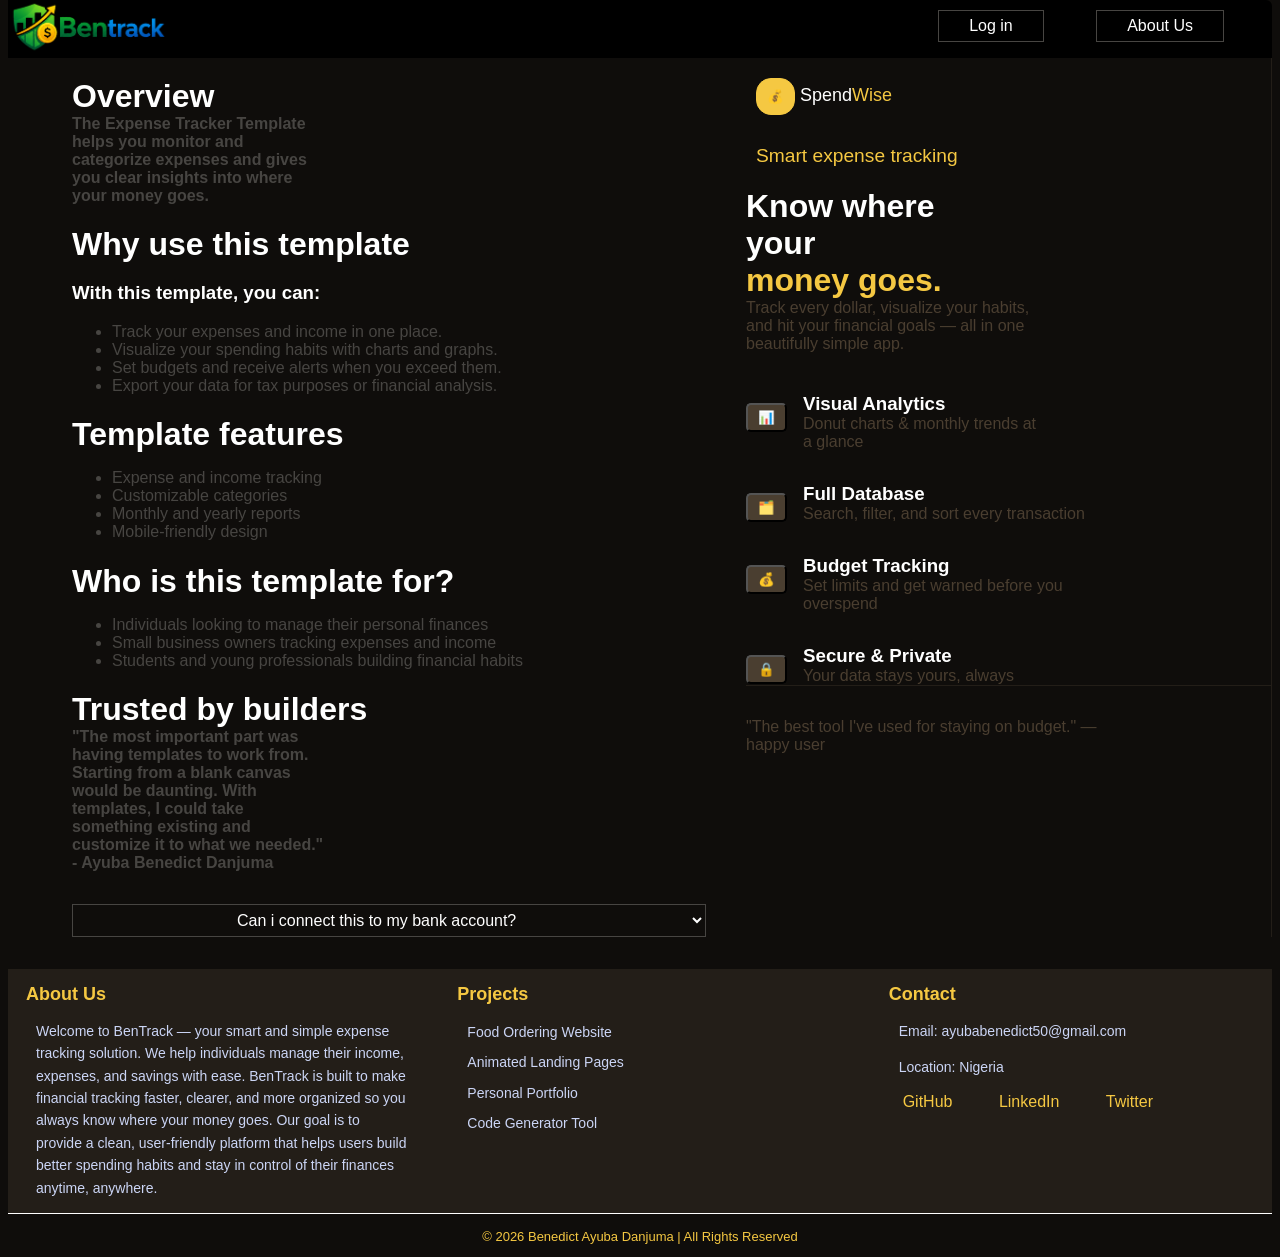
<file: index.html>
<!DOCTYPE html>
<html lang="en">
<head>
    <meta charset="UTF-8">
    <meta name="viewport" content="width=device-width, initial-scale=1.0">
    <title> Bentrack</title>
     <link class="ben1" rel="icon" type="image/png" sizes="256x256" href="ben1.png">
    <link class="ben1" style="width: 100em;" rel="stylesheet" href="index.css">
    <link rel="stylesheet" href="responsive.css">
</head>
<body>
       <div id="container">
        <div><img class="ben" src="cap2.PNG" alt="l]"></div>
        <div><nav id="nav">
            <a class="log-btn" href="sign.html"><button class="nav-btn">Log in</button></a>
            <a class="log-btn"  href="#"><button class="nav-btn1">About Us</button></a>
            
        </nav></div>
    </div>
      <div class="landing">
        <!-- ====one=== -->
   <div class="container">

     <h1 class="one">Overview</h1>
     <p class="onep"><b>The Expense Tracker Template helps you monitor and categorize expenses and gives you clear insights into where your money goes.</b></p>
     <h1>Why use this template</h1>
     <h3>With this template, you can:</h3>
        <ul class="two">
            <li>Track your expenses and income in one place.</li>
            <li>Visualize your spending habits with charts and graphs.</li>
            <li>Set budgets and receive alerts when you exceed them.</li>
            <li>Export your data for tax purposes or financial analysis.</li>
        </ul>
        <h1>Template features</h1>
        <ul class="two">
            <li>Expense and income tracking</li>
            <li>Customizable categories</li>
            <li>Monthly and yearly reports</li>
            <li>Mobile-friendly design</li>
        </ul>

        <h1>Who is this template for?</h1>
        <ul class="two">
            <li>Individuals looking to manage their personal finances</li>
            <li>Small business owners tracking expenses and income</li>
            <li>Students and young professionals building financial habits</li>
        </ul>
        <h1>Trusted by builders</h1>
        <p class="onep"><b>"The most important part was having templates to work from. Starting from a blank canvas would be daunting. With templates, I could take something existing and customize it to what we needed." - Ayuba Benedict Danjuma</b></p>
         
         <select name="" id="ben">
            <option id="two1" value="">Can i connect this to my bank account?</option>
         <option class="two1" value="">Yes! You can connect using BENTRACK.</option>

         </select>

   </div>
   <!-- ====end one -->
    <!-- start one -->
   <div class="left-sidebar">
    <p class="intro"><button class="intro-btn">💰</button>Spend<span class="intro-spn">Wise</span></p>
  <p class="intro-to"> Smart expense tracking </p>
  <h1 class="where">Know where <br> your <br> <span class="where-span">money goes.</span></h1>
  <p class="tracker">Track every dollar, visualize your habits,<br> and hit your financial goals — all in one <br> beautifully simple app.</p>
<div class="first">
  <div class="one"><button class="one1">📊</button></div>
  <div class="descrip"><h3 class="descrip1">  Visual Analytics</h3>
    <p class="descrip-p">Donut charts & monthly trends at <br> a glance</p>
  </div>
</div>

<div class="first">
  <div class="one"><button class="one1">🗂️</button></div>
  <div class="descrip"><h3 class="descrip1">Full Database</h3>
    <p class="descrip-p">Search, filter, and sort every transaction</p>
  </div>
</div>

<div class="first">
  <div class="one"><button class="one1">💰</button></div>
  <div class="descrip"><h3 class="descrip1">Budget Tracking</h3>
    <p class="descrip-p">Set limits and get warned before you <br> overspend</p>
  </div> 
</div>
  
  <div class="first1">
    <div class="one"><button class="one1">🔒</button></div>
    <div class="descrip">
      <h3 class="descrip1">Secure & Private</h3>
      <p class="descrip-p">Your data stays yours, always</p>
    </div>
  </div>
  <p class="last">"The best tool I've used for staying on budget." — <br> happy user</p>

   </div>
   <!-- end of two -->
      </div>

   <!-- footer -->
              <footer class="footer">
  <div class="footer-container">

    <!-- About -->
    <div class="footer-section">
      <h2>About Us</h2>
      <p>
       Welcome to BenTrack — your smart and simple expense tracking solution.
        We help individuals manage their income, expenses, and savings with ease. BenTrack is built to make financial tracking faster, 
      clearer, and more organized so you always know where your money goes.
      Our goal is to provide a clean, user-friendly platform that helps users build better spending habits and stay in control of their finances anytime, anywhere.
      </p>
    </div>

    <!-- Projects -->
    <div class="footer-section">
      <h2>Projects</h2>
      <ul>
        <li>Food Ordering Website</li>
        <li>Animated Landing Pages</li>
        <li>Personal Portfolio</li>
        <li>Code Generator Tool</li>
      </ul>
    </div>

    <!-- Contact -->
    <div class="footer-section">
      <h2>Contact</h2>
      <p>Email: ayubabenedict50@gmail.com</p>
      <p>Location: Nigeria</p>
      <div class="socials">
        <a href="https://github.com/benedict-cmd">GitHub</a>
        <a href="https://www.linkedin.com/in/benedict-ayuba-danjuma-a164b1330/">LinkedIn</a>
        <a href="https://x.com/AyubaBenedict">Twitter</a>
      </div>
    </div>

  </div>

  <div class="footer-bottom">
    <p class="p">© 2026 Benedict Ayuba Danjuma | All Rights Reserved</p>
  </div>
</footer>
        </footer>
  </footer>
</body>
</html>
</file>
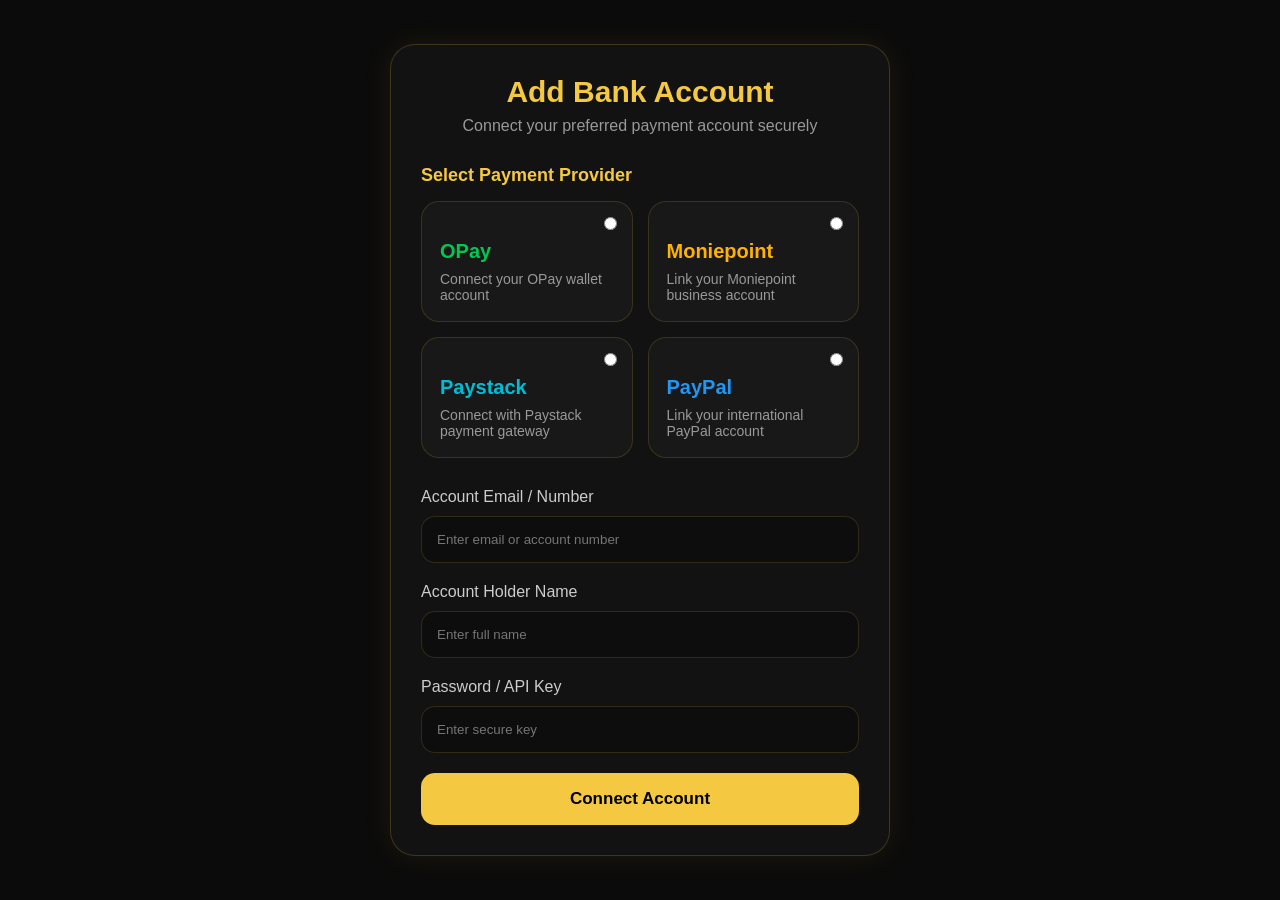
<file: add.html>
<!DOCTYPE html>
<html lang="en">
<head>
<meta charset="UTF-8">
<meta name="viewport" content="width=device-width, initial-scale=1.0">
<title>Add Bank Account</title>
 <link class="ben1" rel="icon" type="image/png" sizes="256x256" href="ben1.png">
    <link rel="stylesheet" href="add.css">
    <link rel="stylesheet" href="responsive.css">
</head>
<body>

<div class="container">

    <h1 class="title">Add Bank Account</h1>

    <p class="sub-title">
        Connect your preferred payment account securely
    </p>

    <!-- OPTIONS -->

    <h2 class="option-title">Select Payment Provider</h2>

    <div class="payment-options">

        <!-- OPAY -->

        <label class="option-card">

            <input type="radio" name="bank">

            <h3 class="opay">OPay</h3>

            <p>
                Connect your OPay wallet account
            </p>

        </label>

        <!-- MONIEPOINT -->

        <label class="option-card">

            <input type="radio" name="bank">

            <h3 class="moniepoint">Moniepoint</h3>

            <p>
                Link your Moniepoint business account
            </p>

        </label>

        <!-- PAYSTACK -->

        <label class="option-card">

            <input type="radio" name="bank">

            <h3 class="paystack">Paystack</h3>

            <p>
                Connect with Paystack payment gateway
            </p>

        </label>

        <!-- PAYPAL -->

        <label class="option-card">

            <input type="radio" name="bank">

            <h3 class="paypal">PayPal</h3>

            <p>
                Link your international PayPal account
            </p>

        </label>

    </div>

    <!-- FORM -->

    <div class="input-box">
        <label>Account Email / Number</label>

        <input 
        type="text" 
        placeholder="Enter email or account number">
    </div>

    <div class="input-box">
        <label>Account Holder Name</label>

        <input 
        type="text" 
        placeholder="Enter full name">
    </div>

    <div class="input-box">
        <label>Password / API Key</label>

        <input 
        type="password" 
        placeholder="Enter secure key">
    </div>

    <!-- BUTTON -->

    <button class="connect-btn">
        Connect Account
    </button>

</div>

</body>
</html>














    <script src="add.js"></script>
</body>
</html>
</file>
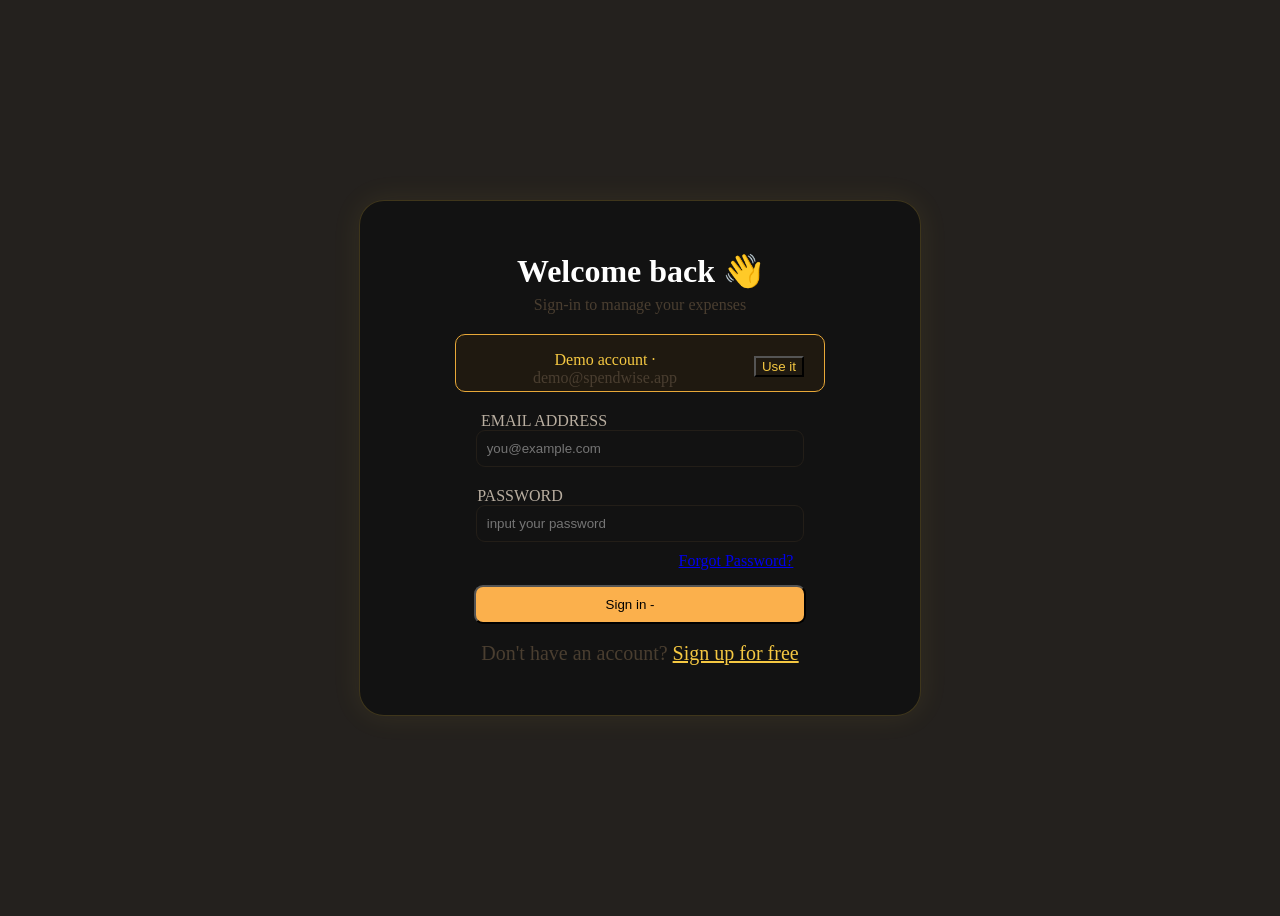
<file: database.html>
<!DOCTYPE html>
<html lang="en">
<head>
    <meta charset="UTF-8">
    <meta name="viewport" content="width=device-width, initial-scale=1.0">
    <title>Database</title>
      <link class="ben1" rel="icon" type="image/png" sizes="256x256" href="ben1.png">
     <link rel="stylesheet" href="Databases.css">
     <link rel="stylesheet" href="responsive.css">
</head>
<body>
    <div class="header-wrapper">
        <div class="notification-bar">
            <div class="notification-content">
                <span class="notification-icon">🔔</span>
                <p class="notification-text">Welcome back! Track your expenses and stay on budget.</p>
            </div>
        </div>
        <div class="container"> 
            <div class="header-left">
                <p class="intro"><b class="intro-btn">💰</b>Spend<span class="intro-spn">Wise</span></p>
            </div>
            <nav class="nav-bar">
                <a href="database.html"><button class="btn2"><span class="icon">📊</span> Database</button></a>
                <a href="add.html"><button class="btn3"><span class="icon">➕</span> Add Cart</button></a>
                <a href=""><button class="btn4"><span class="icon">👤</span> Profile</button></a>
                <button class="btn4" id="logout-btn" type="button" onclick="logoutUser()"><span class="icon">🚪</span> Log out</button>
            </nav>
            <div class="header-right">
                <button class="notification-btn" id="notif-btn">🔔 <span class="notif-badge" id="notif-count">0</span></button>
                <a href="setting.html"><button class="setting" title="setting">Setting</button></a>
            </div>
         </div>
    </div>
     <div class="whole">
     
     <div class="exp">
        <h3 class="intro-expense">Expense tracker <br><span>got your covered</span></h3>
        <div>
            <div id="day">
               <h1 class="first-date" id="date">day</h1>
            </div>
        </div>
     </div>
     <div id="container">
        <!-- first -->
          <div class="total">
            <h3 class="tit1">TOTAL SPENT</h3>
            <div id="inp-money"></div>
            <div id="records"></div>
     </div>
     <!-- second -->
          <div class="avg">
            <h3 class="tit2">AVG PER EXPENSE</h3>
            <div id="avg-records"></div>
     </div>
     <!-- third -->
          <div class="top">
            <h3 class="tit3">TOP CATEGORY</h3>
            <div id="cat-reason"></div>
            <div id="cat-total"></div>
     </div>
     <!-- fourth -->
          <div class="month">
            <h3 class="tit4">THIS MONTH</h3>
            <div id="total-monthly"></div>
     </div>
        <!-- end -->
     </div>

     <div id="reason">
        <button id="opt-all">All</button>
        <button id="opt-food" >Food</button>
        <button id="opt-trnsport">Transport</button>
        <button id="opt-housing">Housing</button>
        <button id="opt-health">Health</button>
        <button id="opt-entertainment">Entertainment</button>
        <button id="opt-utility">Utilities</button>
        <button id="opt-education">Education</button>
        <button id="opt-other">Other</button>
     </div>

     <div class="src">
      <input class="searched" type="search" name="" id="search" placeholder="Search description or reason"><br>
      <select name="" id="opt" class="selected">
        <option value="">Newest first</option>
        <option value="">Oldest first</option>
        <option value="">Highest amount</option>
        <option value="">Lowest amount</option>
      </select>
     </div>
     <!-- =====inputs=========== -->
      
    <div class="inputs">
   <div class="inputs">
      
<input class="search" type="date" id="input-date"><br>

<input class="searched1" type="text" id="input-description" placeholder="Enter description"> <br>

<select id="input-category"> 
    <option value="">Select category</option>
    <option value="Food">Food</option>
    <option value="Transport">Transport</option>
    <option value="Housing">Housing</option>
    <option value="Health">Health</option>
    <option value="Entertainment">Entertainment</option>
    <option value="Utilities">Utilities</option>
    <option value="Education">Education</option>
    <option value="Other">Other</option>
</select> <br>

<input class="searched2" type="text" id="input-reason" placeholder="Enter reason"> <br>
   </div>
</div>
 <div class="last">
<input class="searched3" type="number" id="input-amount" placeholder="&#8358; Enter amount"><br>
 <button class="searched-add" id="add-to">Add to expense</button> <br>
   </div>


    <div id="dash">
       <div class="dash">
         <div class="date"><h2>Date</h2></div>
         <div><h2>Description</h2></div>
         <div><h2>Category</h2></div>
         <div><h2>Reason</h2></div>
         <div><h2>Amount</h2></div>
         </div>
         <div class="dash2">
            <!-- dare -->
             <div id="record-date">
         <h2 id="dates"></h2>
       </div>
         
       <!-- Description -->
        <div id="description">
            <div id="add-description"></div>
        </div>

         <!-- category -->
         <div id="category">
            <div id="add-category"></div>
         </div>

          <!-- reason -->
         <div id="reason-record">
            <div id="add-reason"></div>
         </div>

           <!-- amount -->
            <div id="amount">
           <div class="amount">
             <div id="total-amount"></div>
             <!-- <button class="del"><img class="img" src="delete.png" alt=""></button> -->
           </div>
            <!-- end -->
         </div>
      </div>
     </div>

     </div>

     <script src="database.js"></script>
</body>
</html>
</file>
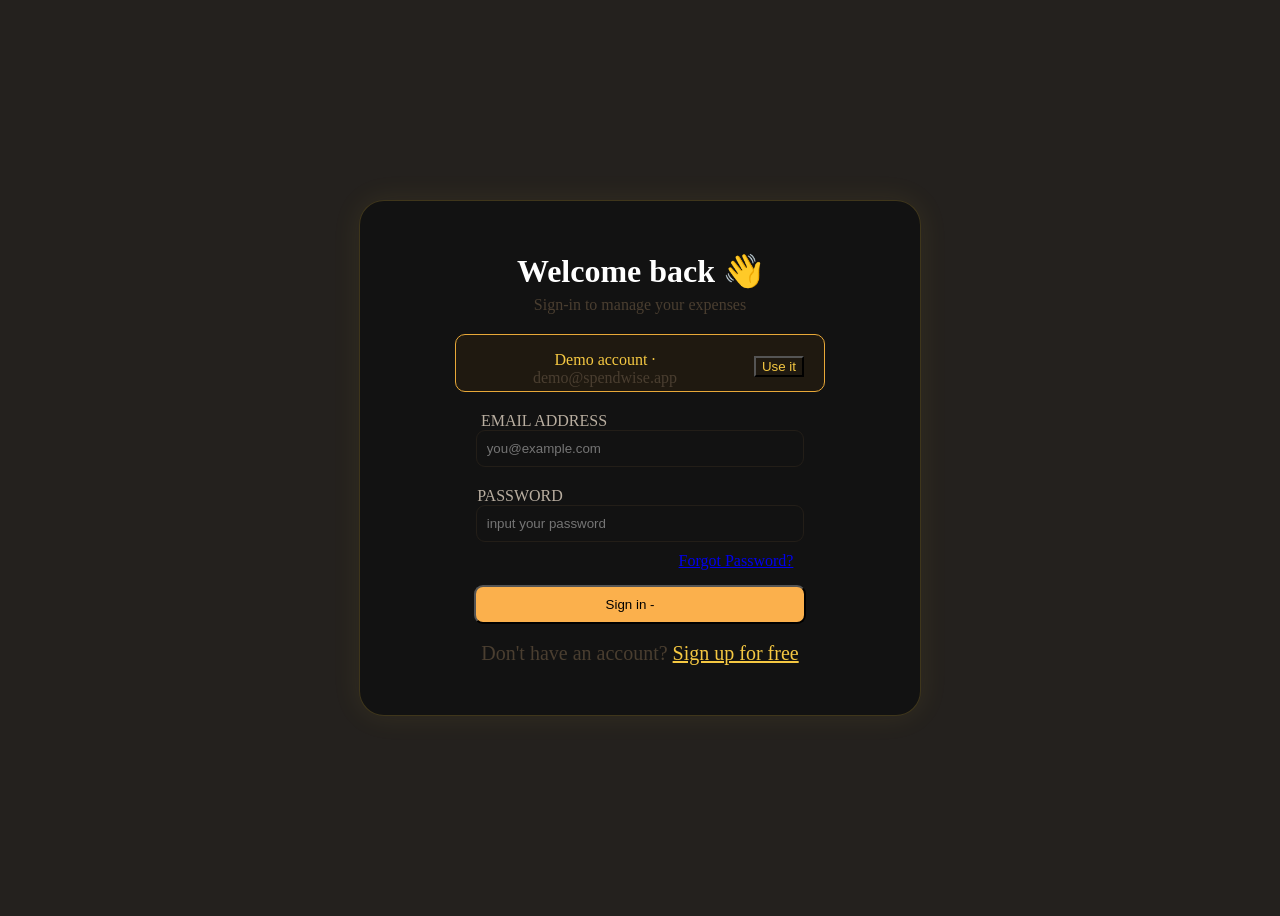
<file: sign.html>
<!DOCTYPE html>
<html lang="en">
<head>
    <meta charset="UTF-8">
    <meta name="viewport" content="width=device-width, initial-scale=1.0">
    <title>Spend Wise</title>
     <link class="ben1" rel="icon" type="image/png" sizes="256x256" href="ben1.png">
    <link rel="stylesheet" href="signin.css">
    <link rel="stylesheet" href="responsive.css">
</head>
<body>
 <div class="parent">
  <div class="right-side">

     <!-- <div class="nav-bars">
       <a href="sign.html" class="nv1" id="nv1" >Sign in</a>
       <a href="signup.html" class="nv1" id="nv2">Sign up</a>
   </div>
     -->
     <h1 class="wlc-not">Welcome back 👋</h1>
     <p class="first-prg">Sign-in to manage your expenses</p> 
     <div class="personal-info" id="personal-info"> <p class="p-in-p"><span class="p-in-spn">Demo account ·</span> <br> demo@spendwise.app</p> <button class="per-info-btn">Use it</button></div>
     <label class="lab1" for="Email">EMAIL ADDRESS</label><br>
     <input class="log-inp2" type="email" name="" id="email" placeholder="you@example.com"><br>
     <label class="lab2"  for="Password">PASSWORD</label><br>
     <input class="log-inp"  type="password" name="" id="password" placeholder="input your password"><br>
     <a class="frg-psw" href="Forgot Password">Forgot Password?</a><br>
     <button class="sign-in">Sign in - </button>
     <p class="no-account">Don't have an account? <a class="no-accn" href="signup.html"><span>Sign up for free</span></a></p>
     <!-- end of right side bar -->
  </div>


 </div>


 <script src="signin.js"></script>
</body>
</html>
</file>
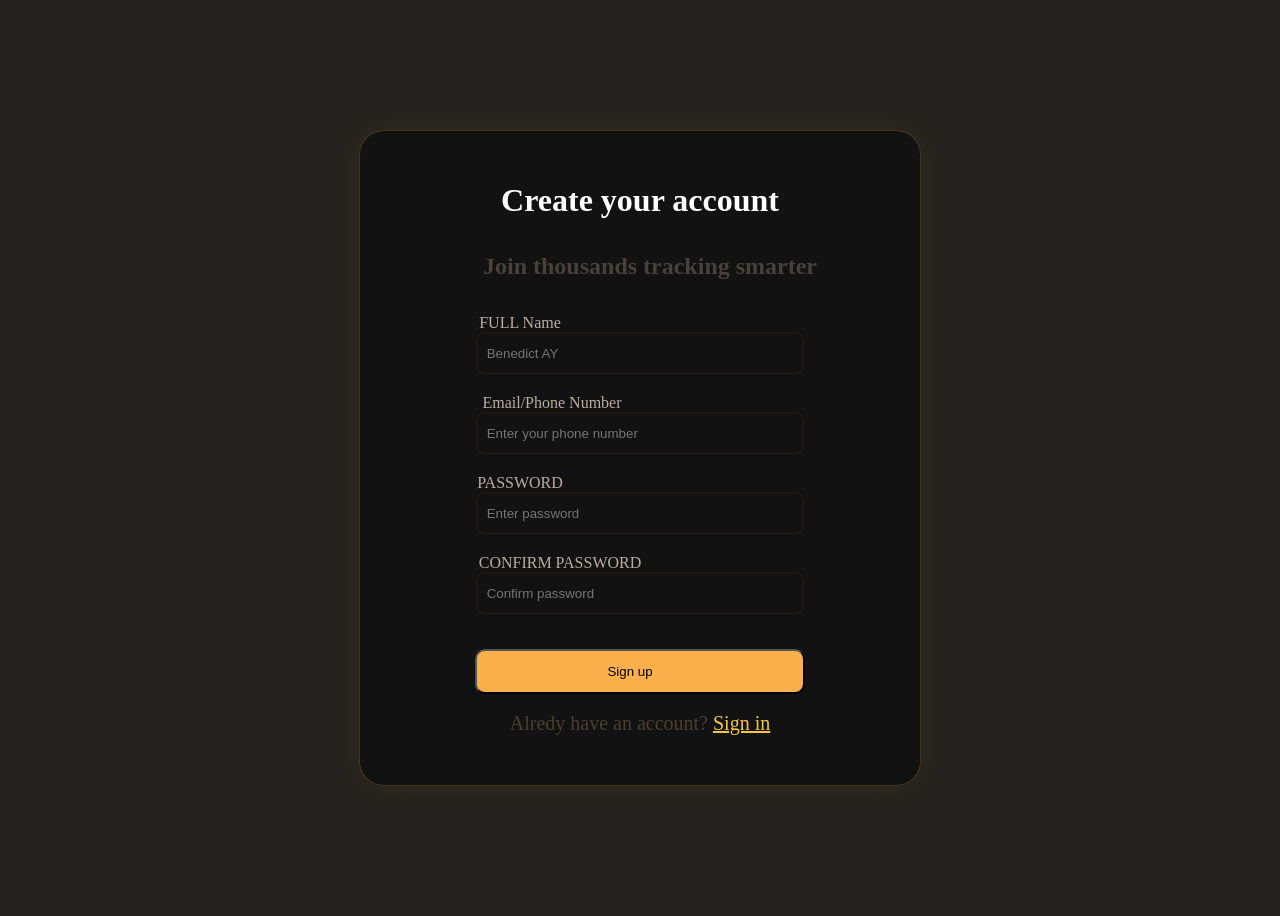
<file: signup.html>
<!DOCTYPE html>
<html lang="en">
<head>
    <meta charset="UTF-8">
    <meta name="viewport" content="width=device-width, initial-scale=1.0">
    <title>Sign up for expense tracking</title>
     <link class="ben1" rel="icon" type="image/png" sizes="256x256" href="ben1.png">
    <link rel="stylesheet" href="signup.css">
    <link rel="stylesheet" href="responsive.css">
</head>
<body>
   <div class="parent">
      <d class="right-side">

     <!-- <div class="nav-bars">
       <a href="sign.html" class="nv1" id="nv1" >Sign in</a>
       <a href="signup.html" class="nv1" id="nv2">Sign up</a>
   </div> -->
              <h1 class="welcome-note">Create your account</h1>
    <h3 class="join">Join thousands tracking smarter</h3>
    <label for="fullName" class="lab1">FULL Name</label><br>
    <input class="log-inp" type="text" name="" id="fullName" placeholder="Benedict AY"><br>
    <label for="email" class="lab2">Email/Phone Number</label><br>
    <input class="log-inp" type="email" type="tel" name="" id="email" placeholder="Enter your phone number"><br>
    <label for="password" class="lab3">PASSWORD</label><br>
    <input class="log-inp" type="password" name="" id="psw" placeholder="Enter password"><br>
    <label for="confirmPassword" class="lab4">CONFIRM PASSWORD</label><br>
    <input class="log-inp" type="password" name="" id="confirmPsw" placeholder="Confirm password"><br>
    <button class="sign-in">Sign up</button>
     <p class="no-account">Alredy have an account? <a href="sign.html" class="no-accn"><span>Sign in</span></a></p>
    
   </div>
<script src="signup.js"></script>
 </div>
</body>
</html>
</file>
<file: index.css>
body{
    background-color:#0F0D0B;
    color: white;
    font-family: arial;
    margin-top: 0;
}

.container{
    margin-left: 4em;
    margin-top: 20px;
}

.ben{
    width: 30vw;
    justify-content: left;
    align-items: start;
    margin-top: 0;
    width: 10em;
}

#container{
    display: grid;
    grid-template-columns: 1fr 1fr;
    position: sticky;
    top: 0px;
    background-color: black;
    border-top-left-radius: 6px;
    border-top-right-radius: 6px;
    margin-top: 0;
}

#nav{
    text-align: end;
}

.log-btn{
    text-decoration: none;
    color: white;
}

.nav-btn{
    background-color: transparent;
    border: 1px solid white;
    color: white;
    padding: 6px 30px;
    cursor: pointer;
    font-size: 16px;
    margin-right: 2em;
    border: solid #474542 1px;
    margin-top: 10px;
}
.nav-btn:hover {
  border:#F5C842 1px solid;
  background-color: #0F0D0B;
}
.nav-btn1:hover {
  border:#F5C842 1px solid;
  background-color: #0F0D0B;
}

.nav-btn1{
    background-color: transparent;
    border: 1px solid white;
    color: white;
    padding: 6px 30px;
    cursor: pointer;
    font-size: 16px;
    margin-left: 1em;
    margin-right: 3em;
    border: solid #474542 1px;
    margin-top: 10px;
}

h1{
    margin-bottom: 0;
}
p{
    margin-top: 0;
}

.one{
    color:white;
}

.onep{
    color: #474542;
    width: 40%;
}

.two{
    color: #474542;
}
#two{
    color: #F5C842;
}

#ben{
    background-color: transparent;
    border: 1px solid white;
    color: white;   
    padding: 6px 10em;
    cursor: pointer;
    font-size: 16px;
    margin-top: 1em;
    border: solid #474542 1px;
}

.two1{
    color: #474542;
    /* margin-right: 5em; */
}

/* footer */
footer{
     /* background-color: black; */
     height: auto;
}
.footer-container {
  display: grid;
  grid-template-columns: repeat(auto-fit, minmax(220px, 1fr));
  gap: 30px;
  background-color: #231E18;
  margin-top: 2em;
}

.footer-section h2 {
  margin-bottom: 15px;
  font-size: 18px;
  color:#F5C842;
  margin-left: 1em;
}

.footer-section p,
.footer-section li {
  font-size: 14px;
  line-height: 1.6;
  color: #cbd5f5;
  margin-left: 2em;
}

.footer-section ul {
  list-style: none;
  padding: 0;
}

.footer-section ul li {
  margin-bottom: 8px;
}

/* Social links */
.socials a {
  display: inline-block;
  margin-right: 10px;
  text-decoration: none;
  color:#F5C842;
  transition: 0.3s;
  margin-left: 2em;
}

.socials a:hover {
  color:#474542;
  transform: translateY(-3px);
}

/* Bottom */
.footer-bottom {
  text-align: center;
  border-top: 1px solid white;
  padding-top: 15px;
  font-size: 13px;
  color: #F5C842;
  text-align: center;
}

.landing{
    display:grid;
    grid-template-columns:1fr 1fr;
    justify-content: center;
}



.intro{
    color: white;
    margin-left: 10px;
    font-size: large;
    width: max-content;
    margin-top: 20px;
}
.intro-btn{
    margin-right: 5px;
    background-color: #F5C842 ;
    border-radius: 15px;
    padding: 10px;
    border: solid 1px #F5C842 ;
}
.intro-spn{
    color: #F5C842 ;
}
.intro-to{
    margin-left: 10px;
    font-size: larger;
    margin-top: 0px;
    color: #F5C842;
    margin-top: 30px;
}

.where{
    color: white;
}
.where-span{
    color: #F5C842;
}

.tracker{
   color:#4A3E30 ; 
   margin-bottom: 40px;
}
.first{
    display: flex;;
    margin: 0;
    padding: 0;
    margin-bottom: 2em;
    gap: 1em;
}

.first1{
    display: flex;;
    margin: 0;
    padding: 0;
    margin-bottom: 2em;
    gap: 1em;
    border-bottom: solid 1px #231E18;
}

.one{
    margin: 0;
    padding: 0;
}

.descrip{
    margin: 0;
    padding: 0;
}

.descrip1{
    margin: 0;
    padding: 0;
    color: white;
    text-align: start;
}

.descrip-p{
    margin: 0;
    padding: 0;
    color: #4A3E30;
}

.last{
  color: #4A3E30;  
}

.one1{
    margin-top: 10px;
    background-color: #4A3E30;
    padding: 5px 10px 5px 10px;
    border-radius: 5px;
        transition: transform 0.3s ease;
}

.one1:hover{
    background-color:transparent;
    transform: translateY(-5px);
     padding: 6px 12px 6px 12px;
}

.nav-bars{
    display: flex;
    gap: 60px;
    margin: 0;
    padding: 0;
    background-color:#231E18;
    width: 20em ;
    margin-left: 30px;
    height: 40px;
    border-radius: 6px;
     align-items: center;
}

.nv1{
    gap: 20px;
    /* background-color: #1A1612; */
    color: white;
    border-top-left-radius: 1em ;
      border-bottom-right-radius: 1em;
    border-bottom-left-radius: 1em;
    padding: 10px 30px 10px 30px;
    border: solid #1A1612 1px;
    margin-left: 20px;
}

.nv1:hover{
    gap: 20px;
    background-color:#1A1612;
    color: white;
    border-top-left-radius: 1em ;
    border-bottom-left-radius: 1em;
    border-bottom-right-radius: 1em;
    padding: 10px 30px 10px 30px;
    border: solid #868583 1px;
    margin-left: 20px;
} 

.nav:hover{
    background-color:#F5C842;
}
.right-side{
    margin-left: 40px;
    margin-top: 130px;
}

.parent{
    display: grid;
    grid-template-columns: 400px 1fr;
}

.left-sidebar{
   border-right: solid 1px #231E18;
   margin-left: 40px;
}

/* =============responsive styles ============ */
@media (max-width:768px) {
 body{
    background-color:#0F0D0B;
    color: white;
    font-family: arial;
    margin-top: 0;
    margin-left: 0;
    margin-right: 0;
}

.container{
    margin-left: 1em;
}

.ben{
    width: 30vw;
    justify-content: left;
    align-items: start;
    margin-top: 0;
    width: 10em;
}

#container{
    display: flex;
    gap: 10em;
    position: sticky;
    top: 0;
    background-color: black;
    border-top-left-radius: 6px;
    border-top-right-radius: 6px;
    margin-top: 0;
}

#nav{
    text-align: end;
}

.log-btn{
    text-decoration: none;
    color: white;
}

.nav-btn{
    background-color: transparent;
    border: 1px solid white;
    color: white;
    padding: 8px 35px;
    cursor: pointer;
    font-size: 19px;
    margin-right: 2em;
    border: solid #474542 1px;
    margin-top: 10px;
}
.nav-btn:hover {
  border:#F5C842 1px solid;
  background-color: #0F0D0B;
}
.nav-btn1:hover {
  border:#F5C842 1px solid;
  background-color: #0F0D0B;
}

.nav-btn1{
    background-color: transparent;
    border: 1px solid white;
    color: white;
    padding: 8px 35px;
    cursor: pointer;
    font-size: 19px;
    margin-left: 1em;
    margin-right: 5px;
    border: solid #474542 1px;
    margin-top: 10px;
}

h1{
    margin-bottom: 0;
}
p{
    margin-top: 0;
}

.one{
    color:white;
}

.onep{
    color: #474542;
    width: 60%;
    font-size: x-large;
}

.two{
    color: #474542;
    font-size: x-large;
}
#two{
    color: #F5C842;
}

#ben{
    background-color: transparent;
    border: 1px solid white;
    color: white;   
    padding: 6px 10em;
    cursor: pointer;
    font-size: 16px;
    margin-top: 1em;
    border: solid #474542 1px;
}

.two1{
    color: #474542;
    /* margin-right: 5em; */
}

/* footer */
footer{
     height: auto;
     margin-left: 0;
}
.footer-container {
  display: grid;
  grid-template-columns:1fr 1fr;
  gap: 0px;
  background-color: #231E18;
  margin-top: 0;
  margin-left: 0;
}

.footer-section h2 {
  margin-bottom: 15px;
  font-size: xx-large;
  color:#F5C842;
  margin-left: 20px;
}

.footer-section p,
.footer-section li {
  font-size: x-large;
  line-height: 1.6;
  color: #cbd5f5;
  margin-left: 15px;
}

.footer-section ul {
  list-style: none;
  padding: 0;
}

.footer-section ul li {
  margin-bottom: 8px;
}

/* Social links */
.socials a {
  display: inline-block;
  text-decoration: none;
  color:#F5C842;
  transition: 0.3s;
  margin-left: 1em;
  font-size: 30px;
}


.socials a:hover {
  color:#474542;
  transform: translateY(-3px);
}

/* Bottom */
.footer-bottom {
  text-align: center;
  border-top: 1px solid white;
  padding-top: 15px;
  font-size: 13px;
  color: #F5C842;
  text-align: center;
}   
}
</file>
<file: responsive.css>
@media screen and (max-width: 767px) {
  body {
    min-width: 0;
  }

  img,
  svg,
  video {
    max-width: 100%;
    height: auto;
  }

  input,
  select,
  textarea,
  button {
    min-width: 0;
  }

  .container,
  .parent,
  .landing,
  .footer-container,
  .payment-options,
  .whole,
  .dash,
  .dash2 {
    max-width: 100%;
    padding: 1rem;
  }

  .header-wrapper,
  .notification-bar,
  .notification-content,
  .container {
    width: 100%;
    padding-left: 0.75rem;
    padding-right: 0.75rem ;
  }

  .notification-content {
    justify-content: space-between;
    flex-wrap: wrap;
    text-align: center;
    gap: 0.75rem;
  }

  .header-left,
  .header-right,
  .nav-bar {
    width: 100%;
    justify-content: center;
  }

  .container {
    display: grid;
    grid-template-columns: 1fr;
    gap: 0.75rem;
  }

  .nav-bar,
  #nav,
  .nav-bars,
  .nav-bars1,
  .payment-options,
  .inputs,
  .last,
  #reason {
    display: flex;
    flex-wrap: wrap;
    gap: 0.9rem;
    justify-content: center;
  }

  .nav-btn,
  .nav-btn1,
  .btn2,
  .btn3,
  .btn4,
  .sign-in,
  .connect-btn,
  #add-to,
  .per-info-btn,
  .option-card {
    width: 100%;
    max-width: 100%;
  }

  .log-inp,
  .log-inp1,
  .log-inp2,
  .s-input,
  .search,
  .searched,
  .searched1,
  .searched2,
  .searched3,
  #input-category,
  .input-box input,
  select {
    width: 100%;
  }

  .personal-info {
    width: 100%;
  }

  #ben {
    width: 100%;
  }

  .landing {
    grid-template-columns: 1fr;
    gap: 1.5rem;
  }

  #container {
    display: block;
  }

  .left-sidebar,
  .footer-section,
  .option-card,
  .parent {
    padding-left: 1rem ;
    padding-right: 1rem;
  }

  .footer-container {
    grid-template-columns: 1fr;
    gap: 1.5rem;
  }

  .dash,
  .dash2,
  #dash {
    grid-template-columns: 1fr;
    width: 100%;
  }

  .frg-psw {
    margin-left: 0;
  }

  .whole {
    width: 100%;
    padding: 0;
  }

  .exp {
    display: grid;
    grid-template-columns: 1fr;
    gap: 1rem;
  }

  .intro-expense {
    font-size: 1.1rem;
  }
}

@media screen and (max-width: 480px) {
body{
    background-color:  #221e1b;
    color: white;
    margin: 0;
    padding-top: 0;
    margin-left: 0;
    margin-right: 0;
}

/* Header Wrapper */
.header-wrapper {
    position: sticky;
    top: 0;
    z-index: 200;
    background-color: #1E1E2F;
}

/* Notification Bar */
.notification-bar {
    background: linear-gradient(135deg, rgba(245, 200, 66, 0.15), rgba(255, 216, 98, 0.1));
    border-bottom: 1px solid rgba(245, 200, 66, 0.3);
    padding: 8px 10px;
}

.notification-content {
    display: flex;
    align-items: center;
    justify-content: center;
    gap: 9px;
    max-width: 1000px;
    margin: 0 auto;
}

.notification-icon {
    font-size: 1em;
    animation: pulse 2s infinite;
}

.notification-text {
    margin: 0;
    font-size: 0.9rem;
    color: #F5C842;
    font-weight: 500;
}

@keyframes pulse {
    0%, 100% { opacity: 1; }
    50% { opacity: 0.6; }
}

/* Header Container */
.container{
    display: grid;
    grid-template-columns: auto 1fr auto;
    background: linear-gradient(135deg, #1E1E2F 0%, #231e1b 100%);
    /* align-items: center; */
    padding: 6px 10px;
    box-shadow: 0 2px 8px rgba(0, 0, 0, 0.3);
    border-bottom: 1px solid rgba(245, 200, 66, 0.2);
    margin-left: 0;
}

.header-left {
    display: flex;
    align-items: center;
    display: none;
}

.header-right {
    display: flex;
    gap: 12px;
    align-items: center;
}

.intro{
    color: white;
    margin: 0;
    font-size: 1.1rem;
    display: flex;
    align-items: center;
    gap: 8px;
    font-weight: 600;
    letter-spacing: 0.5px;
}

.intro-btn{
    margin: 0;
    background-color: #F5C842;
    border-radius: 12px;
    padding: 8px 12px;
    border: solid 1px #F5C842;
    font-size: 1.1rem;
    display: flex;
    align-items: center;
    justify-content: center;
}

.intro-spn{
    color: #F5C842;
    font-weight: 700;
}

a{
    text-align: center;
    text-decoration: none;
}

.nav-bar{
    text-align: center;
    display: grid;
    grid-template-columns: 1fr 1fr 1fr ;
    margin: 0;
}

 .btn4 {
    background: linear-gradient(
        to right,
        rgba(245, 200, 66, 0.15),
        rgba(255, 216, 98, 0.1)
    );
    padding: 3px 6px;
    border: #7c7c79 solid 1px;
    color: #F5C842;
    border-radius: 8px;
    cursor: pointer;
    font-weight: 100;
    transition: all 0.3s ease;
    display: flex;
    align-items: center;
    /* white-space: nowrap; */
}
.btn3{
    background: linear-gradient(
        to right,
        rgba(245, 200, 66, 0.15),
        rgba(255, 216, 98, 0.1)
    );
    padding: 4px 6px;
    border: #7c7c79 solid 1px;
    color: #F5C842;
    border-radius: 8px;
    cursor: pointer;
    font-weight: 100;
    transition: all 0.3s ease;
    display: flex;
    align-items: center;
    gap: 6px;
    /* white-space: nowrap; */
}

.btn2{
    background: linear-gradient(
        to right,
        rgba(245, 200, 66, 0.15),
        rgba(255, 216, 98, 0.1)
    );
    padding: 4px 6px;
    border: #7c7c79 solid 1px;
    color: #F5C842;
    border-radius: 8px;
    cursor: pointer;
    font-weight: 100;
    transition: all 0.3s ease;
    display: flex;
    align-items: center;
    gap: 6px;
    /* white-space: nowrap; */
}
.btn4{
    background: linear-gradient(
        to right,
        rgba(245, 200, 66, 0.15),
        rgba(255, 216, 98, 0.1)
    );
    padding: 4px 6px;
    border: #7c7c79 solid 1px;
    color: #F5C842;
    border-radius: 8px;
    cursor: pointer;
    font-weight: 100;
    transition: all 0.3s ease;
    display: flex;
    align-items: center;
    gap: 6px;
    /* white-space: nowrap; */
    width: max-content;
}

.btn2:hover, .btn3:hover, .btn4:hover {
    background: linear-gradient(
        to right,
        rgba(245, 200, 66, 0.25),
        rgba(255, 216, 98, 0.2)
    );
    border-color: #F5C842;
    transform: translateY(-2px);
    box-shadow: 0 4px 12px rgba(245, 200, 66, 0.2);
}

.icon {
    font-size: 1em;
}

/* Notification Button */
.notification-btn, .setting {
    position: relative;
    background: linear-gradient(
        to right,
        rgba(245, 200, 66, 0.15),
        rgba(255, 216, 98, 0.1)
    );
    border: 1px solid #7c7c79;
    color: #F5C842;
    padding: 4px 6px;
    border-radius: 8px;
    cursor: pointer;
    font-weight: 500;
    transition: all 0.3s ease;
    display: flex;
    align-items: center;
    gap: 6px;
}

.notification-btn:hover {
    background: linear-gradient(
        to right,
        rgba(245, 200, 66, 0.25),
        rgba(255, 216, 98, 0.2)
    );
    border-color: #F5C842;
    transform: translateY(-2px);
    box-shadow: 0 4px 12px rgba(245, 200, 66, 0.2);
}

.notif-badge {
    background-color: #FF6B6B;
    color: white;
    border-radius: 50%;
    padding: 2px 6px;
    font-size: 0.75rem;
    font-weight: bold;
    /* min-width: 10px; */
    width: max-content;
    text-align: center;
}


/* navssssssssssssssssssss */

.whole{
    justify-content: center;
    text-align: center;
    margin: 0;
    padding: 0;
    /* border: #F5C842 1px solid; */
    /* background-color: #807b78; */
    width: max-content;
    align-items: center;
    margin-left: auto;
    margin-right: auto;
}

.exp{
    display: grid;
    grid-template-columns: 1fr 1fr;
}

.intro-expense{
    font-size: x-large;
    color: rgb(184, 182, 182);
}

span{
    color: #F5C842 ; 
}

#day, .exp{
    text-align: center;
}

#container{
    display: grid;
    grid-template-columns: 1fr 1fr;
    gap: 10px;
    justify-content: center;
    /* width: max-content; */
    margin-right: 20%;
}

.total{
    background-color:transparent;
    border:  rgb(87, 80, 80) solid 1px;
    transition: 0.5s ease;
    /* padding: 4px 10px; */
    padding-right: 5px;
    border-radius: 5px;
    max-width: 70%;
    margin-left: auto;
}

.tit1{
    margin-top: 0px;  
}
.tit2{
    margin-top: 0px;
}
.tit3{
    margin-top: 0px;
}
.tit4{
    margin-top: 0px;
}

#inp-money{
    margin-top: 0px;
}

#records,#inp-money{
     margin-top: 0px;
    text-align: start; 
    color: #9b8649;
    margin-left: 5px;
}

.avg{
     background-color:transparent;
    border:  rgb(87, 80, 80) solid 1px;
    transition: 0.5s ease;
    /* padding: 10px 20px; */
    padding-right: 5px;
    border-radius: 5px;
    max-width: 70%;
}

#avg-records{
   margin-top: 0px;
    text-align: start; 
    color: #9b8649;
    margin-left: 5px;
}

.top{
    background-color:transparent;
    border:  rgb(87, 80, 80) solid 1px;
    transition: 0.5s ease;
    /* padding: 4px 10px; */
    padding-right: 5px;
    border-radius: 5px;
    max-width: 70%;
    margin-left: auto;
}

#cat-reason{
    margin-top: 0px;
    text-align: center;
     margin-top: 0px;
    text-align: start; 
    color: #9b8649;
    margin-left: 5px;
}

#cat-total{
    text-align: center;
     margin-top: 0px;
    text-align: start; 
    color: #9b8649;
    margin-left: 5px;
}

.month{
    background-color:transparent;
    border:  rgb(87, 80, 80) solid 1px;
    transition: 0.5s ease;
    /* padding: 20px 30px; */
    padding-right: 5px;
    border-radius: 5px;
    max-width: 70%;
    margin-right: auto;
}

#total-monthly{
    margin-top: 0px;
    text-align: center;
     margin-top: 0px;
    text-align: start; 
    color: #9b8649;
    margin-left: 5px;
}

#reason{
    margin-top: 1em;
    font-size: x-large;
    display: grid;
    grid-template-columns: 1fr 1fr 1fr 1fr ;
    flex-wrap: wrap;
    gap: 5px;
    justify-content: center;
    /* width: 60vw; */
}

button{
     background: linear-gradient(
        to right,
        rgba(245, 200, 66, 0.2),
        rgba(255, 216, 98, 0.2)
    );
    padding: 2px 4px ;
    border: #383737 solid 2px;
    color: #F5C842;
    border-radius: 6px;
    height: 30px;
}

.searched{
    background-color: #221e1b;
    border:  #2e2b29 solid 1px;
    padding: 6px 5px;
    padding-right: 35em;
    margin-top: 10px;
    justify-content: center;
    text-align: center;
    transition: 0.5s ease;
}

.selected{
  background-color: #221e1b;
    border:  #2e2b29 solid 1px;
    padding: 6px 5px;
    padding-right: 39.4em;
    margin-top: 10px;
    color: #807b78;   
    margin-top: 25px;
     justify-content: center;
    text-align: center;
    transition: 0.5s ease;
}

.dash{
    display: grid;
    grid-template-columns: 1fr 1fr 1fr 1fr 1fr;
    text-align: start;
     background-color:  #221e1b;
    margin-top: 2em;
    margin-left: auto;
    margin-right: auto;
    border: 1px solid  #2e2b29;
    width: 40.4em;
}

.dash2{
    display: grid;
    grid-template-columns: 1fr 1fr 1fr 1fr 1fr;
    text-align: start;
     background-color:  #221e1b;
    margin-top: 0;
    margin-left: auto;
    margin-right: auto;
    border: 1px solid #2e2b29;
    margin-top: 10px;
    width: 40.4em;
    /* height: 20px; */
}

#dash{
    text-align: center;
     background-color:  #221e1b;
    margin-top: 0;
    margin-left: auto;
    margin-right: auto;
    width: 40.4em;  
}

.img{
    width: 15px;
}
.del{
    margin-top: 5px;
    width: max-content;
    margin-left: 20px;
}
.amount{
    display: flex;
    gap: 10px;
    text-align: center;
    justify-content: center;
    margin-top: 20px;
}

#total-amount{
    color: rgb(165, 35, 35);
    font-size: x-large;
}
.del{
    background-color: red;
    border: 1px solid red;
}

.src{
    text-align: center;
}

#add-description{
    font-size: 17px;
    margin-top:20px ;
    margin-left: 10px;
}
#category{
    font-size: 17px;
    margin-top:20px ;
    margin-left: 10px;
}

#reason-record{
     font-size: 17px;
    margin-top:20px ;
}

.inputs{
    display: flex;
    margin-top: 10px;
    gap: 10px;
}

.date{
    margin-left: 10px;
}

.search{
     background-color: #221e1b;
    border:#2e2b29 solid 1px;
    /* padding: 6px 5px; */
    /* padding-right: 20em; */
    margin-top: 10px;
    /* justify-content: center; */
    text-align: center;
    color: #6d6b6a;
    height: 30px;
}

.searched1{
    background-color: #221e1b;
    border:  #2e2b29 solid 1px;
    /* padding: 6px 5px; */
    /* padding-right: 20em; */
    margin-top: 10px;
    /* justify-content: center; */
    text-align: center;
    transition: 0.5s ease;
    height: 30px;
}
.searched2{
    background-color: #221e1b;
    border:  #2e2b29 solid 1px;
    /* padding: 6px 5px; */
    /* padding-right: 20em; */
    margin-top: 10px;
    justify-content: center;
    text-align: center;
    transition: 0.5s ease;
}

#input-category{
    background-color: #221e1b;
    border:  #2e2b29 solid 1px;
    /* padding: 6px 5px; */
    /* padding-right: 20em; */
    margin-top: 10px;
    /* justify-content: center; */
    text-align: center;
    transition: 0.5s ease;
}
.searched3{
    background-color: #221e1b;
    border:  #2e2b29 solid 1px;
    padding: 6px 5px;
    height: 20px;
    margin-top: 10px;
    /* justify-content: center; */
    text-align: center;
    transition: 0.5s ease;
}

.last{
    display:flex;
    text-align: center;
    justify-content: center;
    margin-top: 20px;
    gap: 10px;
}

#add-to{
    background-color: #221e1b;
    border:  #2e2b29 solid 1px;
    padding: 6px 50px;
    /* padding-right: 20em; */
    margin-top: 10px;
    /* justify-content: center; */
    text-align: center;
    transition: 0.5s ease;
    margin-top: 0;
}

#date{
    text-align: center;
    /* margin-top: 37px; */
    /* margin-top: 10px; */
}


.first-date{
    font-size: 20px;
    margin-top: 30px;
}

input{
    color: white;
}
select{
    color: white;
}

}
</file>
<file: add.css>
*{
    margin:0;
    padding:0;
    box-sizing:border-box;
    font-family:Arial, Helvetica, sans-serif;
}

body{
    background:#0b0b0b;
    min-height:100vh;
    display:flex;
    justify-content:center;
    align-items:center;
    padding:20px;
    color:white;
}

.container{
    width:100%;
    max-width:500px;
    background:#121212;
    border:1px solid rgba(245,200,66,0.2);
    border-radius:25px;
    padding:30px;
    box-shadow:0 0 30px rgba(245,200,66,0.08);
}

.title{
    text-align:center;
    font-size:30px;
    color:#f5c842;
    margin-bottom:8px;
}

.sub-title{
    text-align:center;
    color:#999;
    margin-bottom:30px;
}

.option-title{
    margin-bottom:15px;
    color:#f5c842;
    font-size:18px;
}

.payment-options{
    display:grid;
    grid-template-columns:1fr 1fr;
    gap:15px;
    margin-bottom:30px;
}

.option-card{
    background:#181818;
    border:1px solid rgba(245,200,66,0.15);
    border-radius:18px;
    padding:18px;
    cursor:pointer;
    transition:0.3s;
    position:relative;
}

.option-card:hover{
    border:1px solid #f5c842;
    transform:translateY(-4px);
}

.option-card input{
    position:absolute;
    top:15px;
    right:15px;
    accent-color:#f5c842;
}

.option-card h3{
    margin-top:20px;
    font-size:20px;
}

.option-card p{
    margin-top:8px;
    color:#999;
    font-size:14px;
}

.input-box{
    margin-bottom:20px;
}

.input-box label{
    display:block;
    margin-bottom:10px;
    color:#ccc;
}

.input-box input{
    width:100%;
    padding:15px;
    border:none;
    outline:none;
    border-radius:14px;
    background:#0d0d0d;
    color:white;
    border:1px solid rgba(245,200,66,0.15);
    transition:0.3s;
}

.input-box input:focus{
    border:1px solid #f5c842;
}

/* BUTTON */

.connect-btn{
    width:100%;
    padding:16px;
    border:none;
    border-radius:14px;
    background:#f5c842;
    color:black;
    font-size:17px;
    font-weight:bold;
    cursor:pointer;
    transition:0.3s;
}

.connect-btn:hover{
    transform:scale(1.02);
}

.opay{
    color:#00c853;
}

.moniepoint{
    color:#ffb300;
}

.paystack{
    color:#00bcd4;
}

.paypal{
    color:#2196f3;
}

/* responsiveeeeeeeeeeeeeeeeeeeeeeeeeeeeeeeeeeeeeeeeeeeeee */

@media(max-width:600px){

    .payment-options{
        grid-template-columns:1fr;
    }

}
</file>
<file: Databases.css>
body{
    background-color:  #221e1b;
    color: white;
    margin: 0;
    padding-top: 0;
    margin-bottom: 30px;
}

.header-wrapper {
    position: sticky;
    top: 0;
    z-index: 200;
    background-color: #1E1E2F;
}

.notification-bar {
    background: linear-gradient(135deg, rgba(245, 200, 66, 0.15), rgba(255, 216, 98, 0.1));
    border-bottom: 1px solid rgba(245, 200, 66, 0.3);
    padding: 10px 20px;
}

.notification-content {
    display: flex;
    align-items: center;
    justify-content: center;
    gap: 12px;
    max-width: 1400px;
    margin: 0 auto;
}

.notification-icon {
    font-size: 1.2rem;
    animation: pulse 2s infinite;
}

.notification-text {
    margin: 0;
    font-size: 0.9rem;
    color: #F5C842;
    font-weight: 500;
}

@keyframes pulse {
    0%, 100% { opacity: 1; }
    50% { opacity: 0.6; }
}

.container{
    display: grid;
    grid-template-columns: auto 1fr auto;
    background: linear-gradient(135deg, #1E1E2F 0%, #231e1b 100%);
    align-items: center;
    padding: 12px 20px;
    box-shadow: 0 2px 8px rgba(0, 0, 0, 0.3);
    border-bottom: 1px solid rgba(245, 200, 66, 0.2);
}

.header-left {
    display: flex;
    align-items: center;
}

.header-right {
    display: flex;
    gap: 12px;
    align-items: center;
}

.intro{
    color: white;
    margin: 0;
    font-size: 1.1rem;
    display: flex;
    align-items: center;
    gap: 8px;
    font-weight: 600;
    letter-spacing: 0.5px;
}

.intro-btn{
    margin: 0;
    background-color: #F5C842;
    border-radius: 12px;
    padding: 8px 12px;
    border: solid 1px #F5C842;
    font-size: 1.1rem;
    display: flex;
    align-items: center;
    justify-content: center;
    cursor: pointer;
}

.intro-spn{
    color: #F5C842;
    font-weight: 700;
}

a{
    text-align: center;
    text-decoration: none;
}

.nav-bar{
    text-align: center;
    display: flex;
    gap: 12px;
    justify-content: center;
    flex-wrap: wrap;
    margin: 0;
}

.btn2, .btn3, .btn4 {
    background: linear-gradient(
        to right,
        rgba(245, 200, 66, 0.15),
        rgba(255, 216, 98, 0.1)
    );
    padding: 10px 18px;
    border: #7c7c79 solid 1px;
    color: #F5C842;
    border-radius: 8px;
    cursor: pointer;
    font-weight: 500;
    transition: all 0.3s ease;
    display: flex;
    align-items: center;
    gap: 6px;
    white-space: nowrap;
    animation: pulse 2s infinite;
}

.btn2:hover, .btn3:hover, .btn4:hover {
    background: linear-gradient(
        to right,
        rgba(245, 200, 66, 0.25),
        rgba(255, 216, 98, 0.2)
    );
    border-color: #F5C842;
    transform: translateY(-2px);
    box-shadow: 0 4px 12px rgba(245, 200, 66, 0.2);
}

.icon {
    font-size: 1.1rem;
}

.notification-btn{
    position: relative;
    background: linear-gradient(
        to right,
        rgba(245, 200, 66, 0.15),
        rgba(255, 216, 98, 0.1)
    );
    border: 1px solid #7c7c79;
    color: #F5C842;
    padding: 10px 14px;
    border-radius: 8px;
    cursor: pointer;
    font-weight: 500;
    transition: all 0.3s ease;
    display: flex;
    align-items: center;
    gap: 6px;
}
.setting {
      position: relative;
    background: linear-gradient(
        to right,
        rgba(245, 200, 66, 0.15),
        rgba(255, 216, 98, 0.1)
    );
    border: 1px solid #7c7c79;
    color: #F5C842;
    padding: 10px 14px;
    border-radius: 8px;
    cursor: pointer;
    font-weight: 500;
    transition: all 0.3s ease;
    display: flex;
    align-items: center;
    gap: 6px;
    animation: pulsee 2s infinite;
}
@keyframes pulsee {
    0%, 100% { opacity: 1; }
    50% { opacity: 0.6; }
}

.notification-btn:hover {
    background: linear-gradient(
        to right,
        rgba(245, 200, 66, 0.25),
        rgba(255, 216, 98, 0.2)
    );
    border-color: #F5C842;
    transform: translateY(-2px);
    box-shadow: 0 4px 12px rgba(245, 200, 66, 0.2);
}

.setting:hover{
     background: linear-gradient(
        to right,
        rgba(245, 200, 66, 0.25),
        rgba(255, 216, 98, 0.2)
    );
    border-color: #F5C842;
    transform: translateY(-2px);
    box-shadow: 0 4px 12px rgba(245, 200, 66, 0.2); 
}

.notif-badge {
    background-color: #FF6B6B;
    color: white;
    border-radius: 50%;
    padding: 2px 6px;
    font-size: 0.75rem;
    font-weight: bold;
    min-width: 20px;
    text-align: center;
    cursor: pointer;
}


/* navssssssssssssssssssss */

.whole{
    justify-content: center;
    text-align: center;
    margin: 0;
    padding: 0;
    /* border: #F5C842 1px solid; */
    /* background-color: #807b78; */
    width: max-content;
    align-items: center;
    margin-left: auto;
    margin-right: auto;
}

.exp{
    display: grid;
    grid-template-columns: 1fr 1fr;
}

.intro-expense{
    font-size: x-large;
    color: rgb(184, 182, 182);
}

span{
    color: #F5C842 ; 
}

#day, .exp{
    text-align: center;
}

#container{
    display: flex;
    flex-direction: row;
    gap: 10px;
    justify-content: center;
    /* width: max-content; */
}

.total{
    background-color:transparent;
    border:  rgb(87, 80, 80) solid 1px;
    transition: 0.5s ease;
    /* padding: 4px 10px; */
    padding-right: 10px;
    border-radius: 10px;
    cursor: pointer;
}

.tit1{
    margin-top: 0px;  
}
.tit2{
    margin-top: 0px;
}
.tit3{
    margin-top: 0px;
}
.tit4{
    margin-top: 0px;
}

#inp-money{
    margin-top: 0px;
}

#records,#inp-money{
     margin-top: 0px;
    text-align: start; 
    color: #9b8649;
    margin-left: 5px;
}

.avg{
     background-color:transparent;
    border:  rgb(87, 80, 80) solid 1px;
    transition: 0.5s ease;
    /* padding: 10px 20px; */
    padding-right: 10px;
    border-radius: 10px;
    cursor: pointer;
}

#avg-records{
   margin-top: 0px;
    text-align: start; 
    color: #9b8649;
    margin-left: 5px;
}

.top{
    background-color:transparent;
    border:  rgb(87, 80, 80) solid 1px;
    transition: 0.5s ease;
    /* padding: 4px 10px; */
    padding-right: 10px;
    border-radius: 10px;
    cursor: pointer;
}

#cat-reason{
    margin-top: 0px;
    text-align: center;
     margin-top: 0px;
    text-align: start; 
    color: #9b8649;
    margin-left: 5px;
}

#cat-total{
    text-align: center;
     margin-top: 0px;
    text-align: start; 
    color: #9b8649;
    margin-left: 5px;
}

.month{
    background-color:transparent;
    border:  rgb(87, 80, 80) solid 1px;
    transition: 0.5s ease;
    /* padding: 20px 30px; */
    padding-right: 10px;
    border-radius: 10px;
    cursor: pointer;
}

#total-monthly{
    margin-top: 0px;
    text-align: center;
     margin-top: 0px;
    text-align: start; 
    color: #9b8649;
    margin-left: 5px;
}

#reason{
    margin-top: 1em;
    font-size: x-large;
    /* margin-left: 6px; */
    display: flex;
    flex-direction: row;
    flex-wrap: wrap;
    gap: 5px;
    justify-content: center;
    /* width: 60vw; */
}

button{
     background: linear-gradient(
        to right,
        rgba(245, 200, 66, 0.2),
        rgba(255, 216, 98, 0.2)
    );
    padding: 5px 9px;
    border: #383737 solid 2px;
    color: #F5C842;
    border-radius: 6px;
    height: 30px;
    cursor: pointer;
}

.searched{
    background-color: #221e1b;
    border:  #2e2b29 solid 1px;
    padding: 6px 5px;
    padding-right: 35em;
    margin-top: 10px;
    justify-content: center;
    text-align: center;
    transition: 0.5s ease;
    cursor: pointer;
}

.selected{
  background-color: #221e1b;
    border:  #2e2b29 solid 1px;
    padding: 6px 5px;
    padding-right: 39.4em;
    margin-top: 10px;
    color: #807b78;   
    margin-top: 25px;
     justify-content: center;
    text-align: center;
    transition: 0.5s ease;
    cursor: pointer;
}

.dash{
    display: grid;
    grid-template-columns: 1fr 1fr 1fr 1fr 1fr;
    text-align: start;
     background-color:  #221e1b;
    margin-top: 2em;
    margin-left: auto;
    margin-right: auto;
    border: 1px solid  #2e2b29;
    width: 40.4em;
}

.dash2{
    display: grid;
    grid-template-columns: 1fr 1fr 1fr 1fr 1fr;
    text-align: start;
     background-color:  #221e1b;
    margin-top: 0;
    margin-left: auto;
    margin-right: auto;
    border: 1px solid #2e2b29;
    margin-top: 10px;
    width: 40.4em;
}

#dash{
    text-align: center;
     background-color:  #221e1b;
    margin-top: 0;
    margin-left: auto;
    margin-right: auto;
    width: 40.4em;  
}

.img{
    width: 15px;
}
.del{
    margin-top: 5px;
    width: max-content;
    margin-left: 20px;
    cursor: pointer;
}
.amount{
    display: flex;
    gap: 10px;
    text-align: center;
    justify-content: center;
    margin-top: 20px;
}

#total-amount{
    color: rgb(165, 35, 35);
    font-size: x-large;
    cursor: pointer;
}
.del{
    background-color: red;
    border: 1px solid red;
    cursor: pointer;
}

.src{
    text-align: center;
}

#add-description{
    font-size: 17px;
    margin-top:20px ;
    margin-left: 10px;
    cursor: pointer;
}
#category{
    font-size: 17px;
    margin-top:20px ;
    margin-left: 10px;
    cursor: pointer;
}

#reason-record{
     font-size: 17px;
    margin-top:20px ;
    cursor: pointer;
}

.inputs{
    display: flex;
    margin-top: 10px;
    gap: 10px;
}

.date{
    margin-left: 10px;
}

.search{
     background-color: #221e1b;
    border:#2e2b29 solid 1px;
    margin-top: 10px;
    text-align: center;
    color: #6d6b6a;
    height: 30px;
    cursor: pointer;
}

.searched1{
    background-color: #221e1b;
    border:  #2e2b29 solid 1px;
    margin-top: 10px;
    text-align: center;
    transition: 0.5s ease;
    height: 30px;
    cursor: pointer;
}
.searched2{
    background-color: #221e1b;
    border:  #2e2b29 solid 1px;
    margin-top: 10px;
    justify-content: center;
    text-align: center;
    transition: 0.5s ease;
    cursor: pointer;
}

#input-category{
    background-color: #221e1b;
    border:  #2e2b29 solid 1px;
    margin-top: 10px;
    text-align: center;
    transition: 0.5s ease;
    cursor: pointer;
}
.searched3{
    background-color: #221e1b;
    border:  #2e2b29 solid 1px;
    padding: 6px 5px;
    height: 20px;
    margin-top: 10px;
    text-align: center;
    transition: 0.5s ease;
    cursor: pointer;
}

.last{
    display:flex;
    text-align: center;
    justify-content: center;
    margin-top: 20px;
    gap: 10px;
}

#add-to{
    background-color: #221e1b;
    border:  #2e2b29 solid 1px;
    padding: 6px 50px;
    margin-top: 10px;
    text-align: center;
    transition: 0.5s ease;
    margin-top: 0;
    cursor: pointer;
}

#date{
    text-align: center;
}


.first-date{
    font-size: 20px;
    margin-top: 30px;
}

input{
    color: white;
}
select{
    color: white;
}

/* hover */

.search:hover{
    border:rgba(245,200,66,0.08) 4px solid ;
    border-radius: 10px;
}
button:hover{
    background-color: #221e1b;
    border: none;
}

.total:hover{
    transform: translateY(-5px);
   
}


.avg:hover{
    transform: translateY(-5px);
    
}

.month:hover{
    transform: translateY(-5px);
    
}

.top:hover{
    transform: translateY(-5px);
   
}
.searched:hover,
.searched1:hover,
.searched2:hover,
.searched3:hover,
  #input-category:hover{
     background-color: transparent;
    border:rgba(245,200,66,0.08) 4px solid ;
    border-radius: 10px;
}

#add-to{
    margin-top: 20px;
    height: 50px;
}
#add-to:hover{
     border-top-left-radius: 25px;
    border-bottom-left-radius: 25px;
    border-bottom-right-radius: 25px;
    border: #9b8649 solid 1px;

}
.select:hover:hover{
    background-color: #1E1E2F;
}

.selected:hover{
     background-color: transparent;
   border:rgba(245,200,66,0.08) 4px solid ;
    border-radius: 10px;
}

select:hover{
    color: #7a7673;
}
</file>
<file: signin.css>
body{
    background-color: #24211e;
    color: white;
      min-height:100vh;
    display:flex;
    justify-content:center;
    align-items:center;
    animation: pulseee 2s infinite;
}
@keyframes pulseee {
    0%, 100% { opacity: 1; }
    80% { opacity: 0.7; }
}

.nav-bars{
    display: flex;
    gap: 60px;
    margin: 0;
    padding: 0;
    background-color:#231E18;
    width: 20em ;
    /* margin-left: 30px; */
    height: 40px;
    border-radius: 6px;
     align-items: center;
     margin-left: auto;
     margin-right: auto;
}

.nv1{
    gap: 20px;
    /* background-color: #1A1612; */
    color: white;
    border-top-left-radius: 1em ;
      border-bottom-right-radius: 1em;
    border-bottom-left-radius: 1em;
    padding: 10px 30px 10px 30px;
    border: solid #1A1612 1px;
    margin-left: 20px;
}

.nv1:hover{
    gap: 20px;
    background-color:#1A1612;
    color: white;
    border-top-left-radius: 1em ;
    border-bottom-left-radius: 1em;
    border-bottom-right-radius: 1em;
    padding: 10px 30px 10px 30px;
    border: solid #868583 1px;
    margin-left: 20px;
} 

.nav:hover{
    background-color:#F5C842;
}


.wlc-not{
    color: white;
    margin-bottom: 6px;
}

.first-prg{
    color: #4A3E30;
    margin-top: 0px;
    margin-bottom: 20px;
}

.personal-info{
    background: #1f1910;
    color: #4A3E30;
    margin-top: 0px;
    margin-bottom: 20px;
    width: 23em;
    display: grid;
    grid-template-columns: 1fr max-content;
    border: 1px solid #E8A838;
    height: 56px;
     margin-left: auto;
    margin-right: auto;
    border-radius: 10px;
}
.p-in-spn{
    color: #F5C842;
}

.per-info-btn{
    background-color: transparent;
    color: #F5C842;
    /* border: solid 1px #F5C842; */
    height: max-content;
    align-self: center;
    margin-right: 20px;
    margin-bottom: 5px;
    cursor: pointer;
}

.per-info-btn:hover{
    background-color: transparent;
    color: #F5C842;
    border: solid 1px #F5C842;
    height: max-content;
    align-self: center;
    margin-right: 20px;
    margin-bottom: 5px;
}

label{
    margin-bottom: 6px;
    color: #b9aea0;
}

/* .log-inp{
    background-color: transparent;
    border: solid 1px #231E18;
    color: white;
    padding: 10px;
    width: 23em;
    margin-bottom: 20px;
}  */

/* .log-inp1{
    background-color: transparent;
    border: solid 1px #231E18;
    color: white;
    padding: 10px;
    width: 23em;
    margin-bottom: 20px;
    border-radius: 9px;
}  */

.log-inp{
    background-color: transparent;
    border: solid 1px #231E18;
    color: white;
    padding: 10px;
    width: 23em;
    margin-bottom: 10px;
    border-radius: 9px;
    cursor: pointer;
} 

.log-inp2{
    background-color: transparent;
    border: solid 1px #231E18;
    color: white;
    padding: 10px;
    width: 23em;
    margin-bottom: 20px;
    border-radius: 9px;
    cursor: pointer;
}
.log-inp:hover,
.log-inp1:hover,
.log-inp2:hover{
    background-color: transparent;
    border:rgba(245,200,66,0.08) 4px solid ;
}

.frg-psw{
    margin-left: 12em;
    margin-top: 0px;
    margin-bottom: 15px;
}

.frg-psw:hover{
    color: #E8A838;
}

.sign-in{
    margin-top: 15px;
    padding: 10px 150px 10px 130px;
    background-color: #FBB04C;
    border-radius: 9px;
    cursor: pointer;
    /* box-shadow: #F5C842 10px -10px 20px; */
}

.sign-in:hover{
    background-color: transparent;
    color: #F5C842;
    box-shadow: #E8A838 10px 10px 60px;
}

.no-account{
    margin-top: 18px;
    color: #4A3E30;
    font-size: 20px;
}
.no-accn{
    color: #F5C842;
}

.no-accn:hover{
    color:#46413b;
    font-size: x-large;
}

.parent{
    justify-content: center;
    text-align: center;
     width:100%;
    max-width:500px;
    background:#121212;
    border:1px solid rgba(245,200,66,0.2);
    border-radius:25px;
    padding:30px;
    box-shadow:0 0 30px rgba(245,200,66,0.08);
    
  animation: rushIn 0.8s ease-out;
}

@keyframes rushIn{

  from{
    transform: translateY(-600px);
    opacity: 0;
  }

  to{
    transform: translateY(0);
    opacity: 1;
  }
}

.lab1{
    margin-right: 12em;
}
.lab2{
    margin-right: 15em;
}
</file>
<file: signup.css>
body{
    background-color: #24211e;
    color: white;
      min-height:100vh;
    display:flex;
    justify-content:center;
    align-items:center;
    animation: pulseee 2s infinite;
}
@keyframes pulseee {
    0%, 100% { opacity: 1; }
    80% { opacity: 0.7; }
}

.nav-bars{
    display: flex;
    gap: 60px;
    margin: 0;
    padding: 0;
    background-color:#231E18;
    width: 20em ;
    /* margin-left: 30px; */
    height: 40px;
    border-radius: 6px;
     align-items: center;
     margin-left: auto;
     margin-right: auto;
}

.nv1{
    gap: 20px;
    /* background-color: #1A1612; */
    color: white;
    border-top-left-radius: 1em ;
      border-bottom-right-radius: 1em;
    border-bottom-left-radius: 1em;
    padding: 10px 30px 10px 30px;
    border: solid #1A1612 1px;
    margin-left: 20px;
}

.nv1:hover{
    gap: 20px;
    background-color:#1A1612;
    color: white;
    border-top-left-radius: 1em ;
    border-bottom-left-radius: 1em;
    border-bottom-right-radius: 1em;
    padding: 10px 30px 10px 30px;
    border: solid #868583 1px;
    margin-left: 20px;
} 

.nav:hover{
    background-color:#F5C842;
}


.wlc-not{
    color: white;
    margin-bottom: 6px;
}

.first-prg{
    color: #4A3E30;
    margin-top: 0px;
    margin-bottom: 20px;
}

label{
    margin-bottom: 6px;
    color: #b9aea0;
}

.log-inp{
    background-color: transparent;
    border: solid 1px #231E18;
    color: white;
    padding: 10px;
    width: 23em;
    margin-bottom: 20px;
    height: 20px;
    border-radius: 9px;
    cursor: pointer;
} 

.log-inp1{
    background-color: transparent;
    border: solid 1px #231E18;
    color: white;
    padding: 10px;
    width: 23em;
    margin-bottom: 20px;
    height: 20px;
    border-radius: 9px;
    cursor: pointer;
} 

.log-inp2{
    background-color: transparent;
    border: solid 1px #231E18;
    color: white;
    padding: 10px;
    width: 23em;
    margin-bottom: 20px;
    height: 20px;
    border-radius: 9px;
    cursor: pointer;
}
.log-inp:hover,
.log-inp1:hover,
.log-inp2:hover{
    background-color: transparent;
     border:rgba(245,200,66,0.08) 4px solid ;
}

.frg-psw{
    margin-left: 12em;
    margin-top: 0px;
    margin-bottom: 15px;
}

.frg-psw:hover{
    color: #E8A838;
}

.sign-in{
    margin-top: 15px;
    padding: 10px 150px 10px 130px;
    background-color: #FBB04C;
    border-radius: 10px;
    height: 45px;
    cursor: pointer;
    /* box-shadow: #F5C842 10px -10px 20px; */
}

.sign-in:hover{
    background-color: transparent;
    color: #F5C842;
    box-shadow: #E8A838 10px 10px 60px;
}

.no-account{
    margin-top: 18px;
    color: #4A3E30;
    font-size: 20px;
}
.no-accn{
    color: #F5C842;
}

.no-accn:hover{
    color:#46413b;
    font-size: x-large;
}

.parent{
    justify-content: center;
    text-align: center;
     width:100%;
    max-width:500px;
    background:#121212;
    border:1px solid rgba(245,200,66,0.2);
    border-radius:25px;
    padding:30px;
    box-shadow:0 0 30px rgba(245,200,66,0.08);
  animation: rushIn 0.8s ease-out;
}

@keyframes rushIn{

  from{
    transform: translateY(-600px);
    opacity: 0;
  }

  to{
    transform: translateY(0);
    opacity: 1;
  }
}



.nav-bars1{
    display: flex;
    gap: 60px;
    margin-left: auto;
    margin-right: auto;
    background-color:#231E18;
    height: 50px;
    border-radius: 6px;
    width: 50vw; 
}

.join{
    font-size: x-large;
    gap: 20px;
    color: #46413b;
    border-bottom-left-radius: 1em;
    padding: 10px 30px 10px 30px;
    margin-left: 20px;
}

.lab{
    text-align: start;
}
.s-input{
    background-color: transparent;
    border: solid 1px #231E18;
    color: white;
    padding: 10px;
    width: 23em;
    margin-bottom: 20px;
}

.lab1{
    margin-right: 15em;
}
.lab2{
    margin-right: 11em;
}
.lab3{
    margin-right: 15em;
}
.lab4{
    margin-right: 10em;
}

.no-account{
    margin-top: 18px;
    color: #4A3E30;
    font-size: 20px;
}
.no-accn{
    color: #F5C842;
}

.no-accn:hover{
    color:#46413b;
    font-size: x-large;
}
</file>
